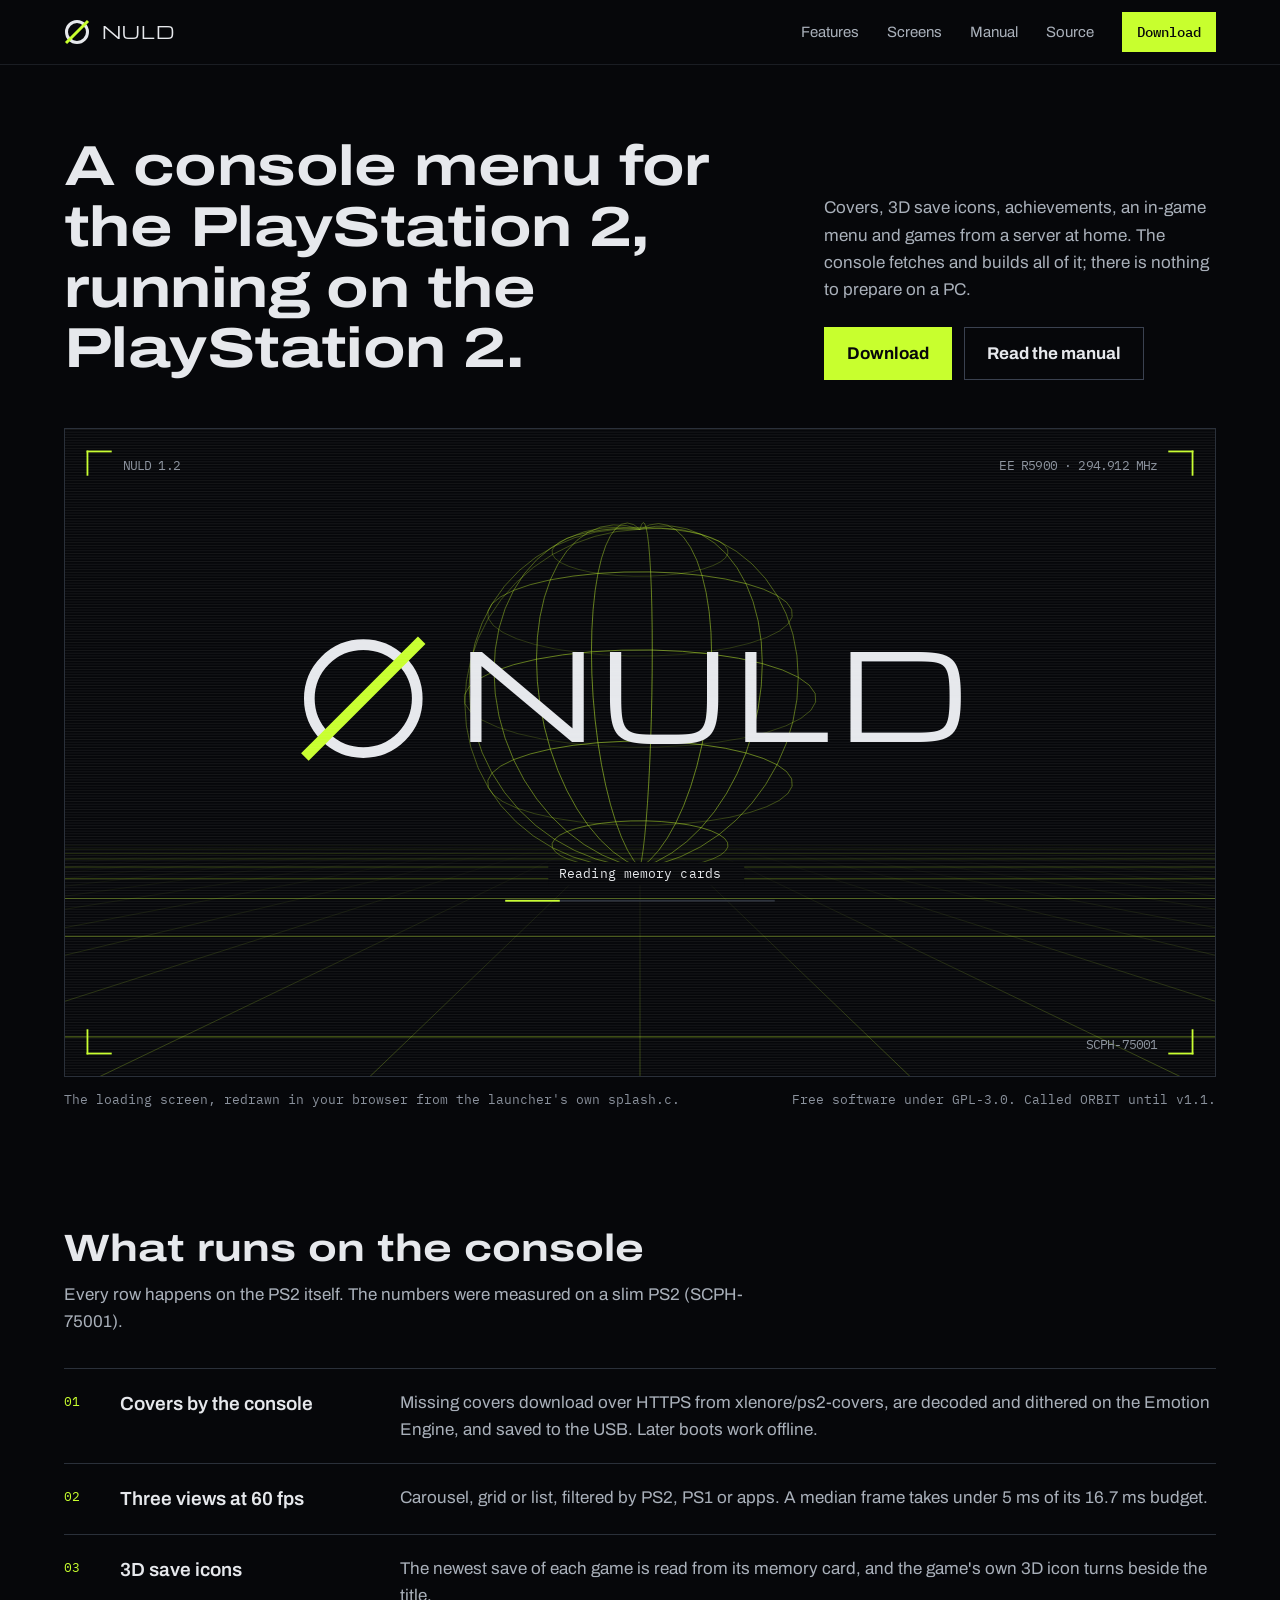
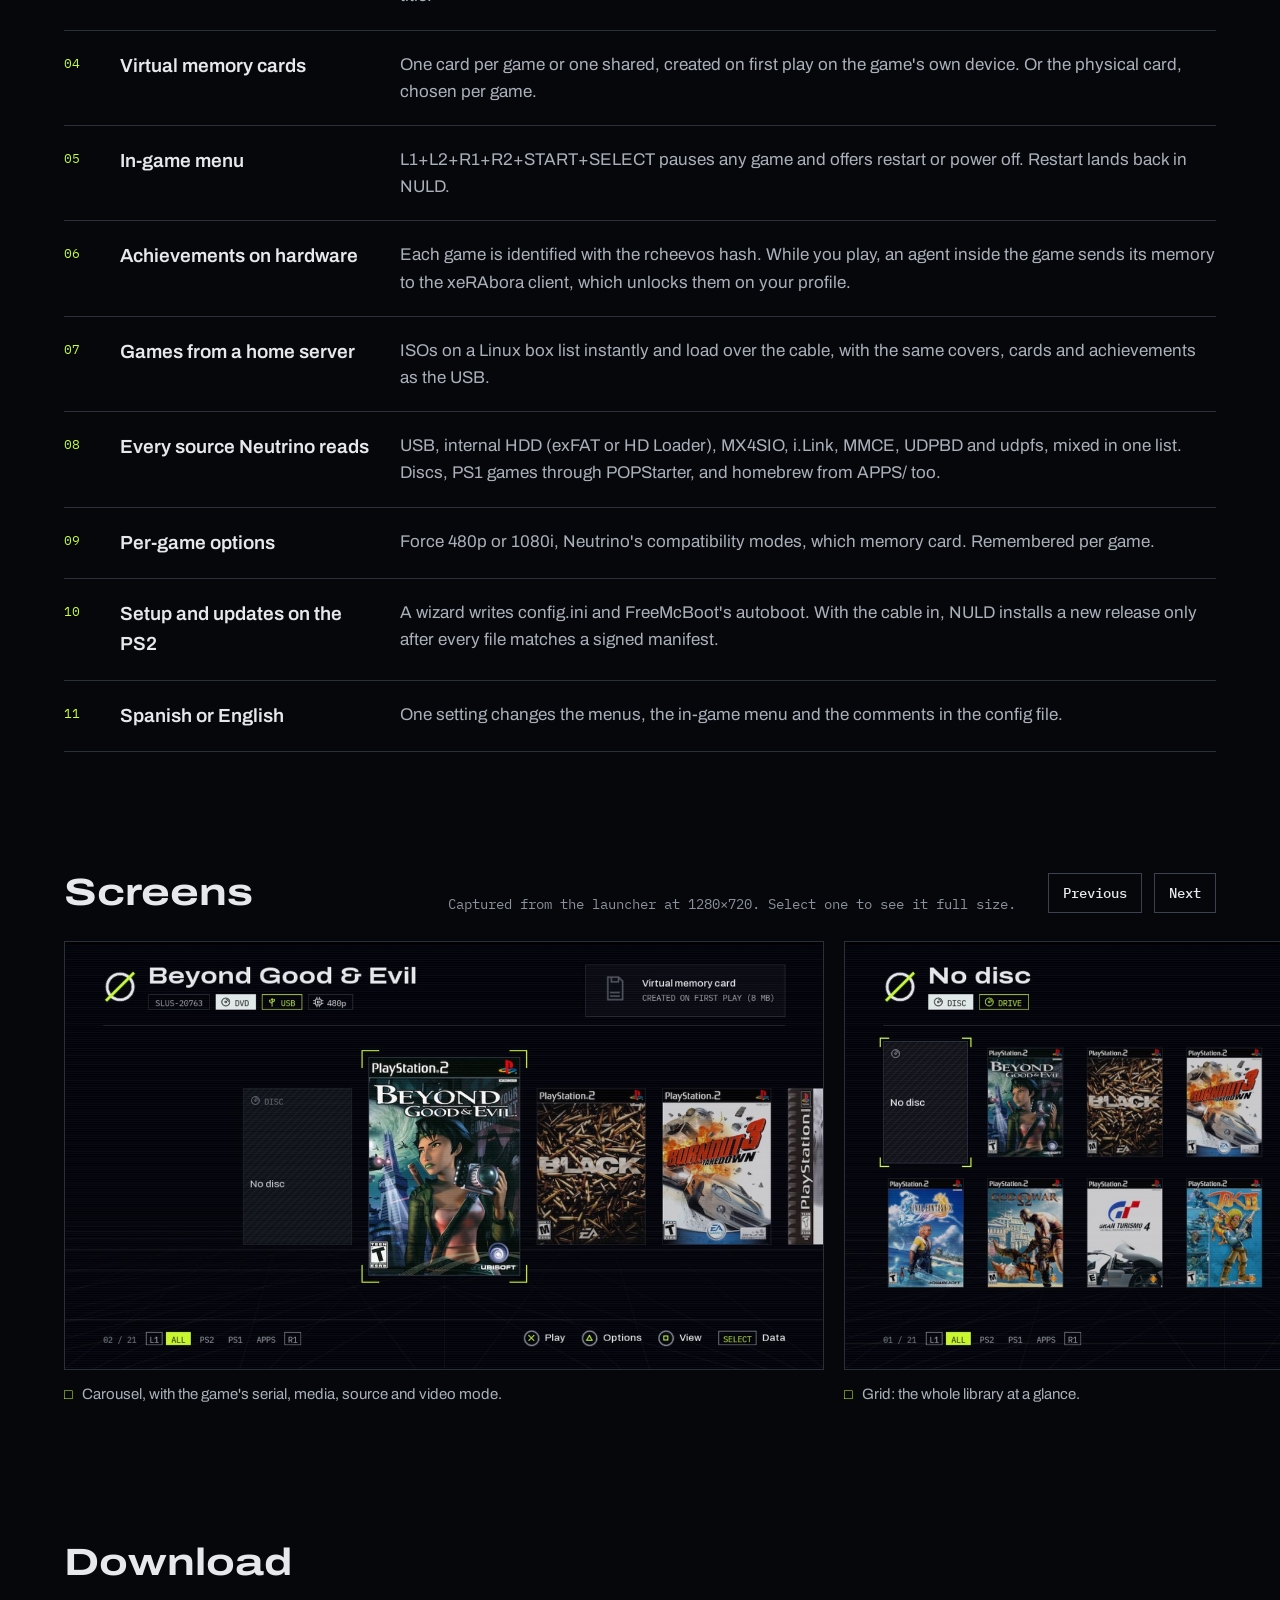
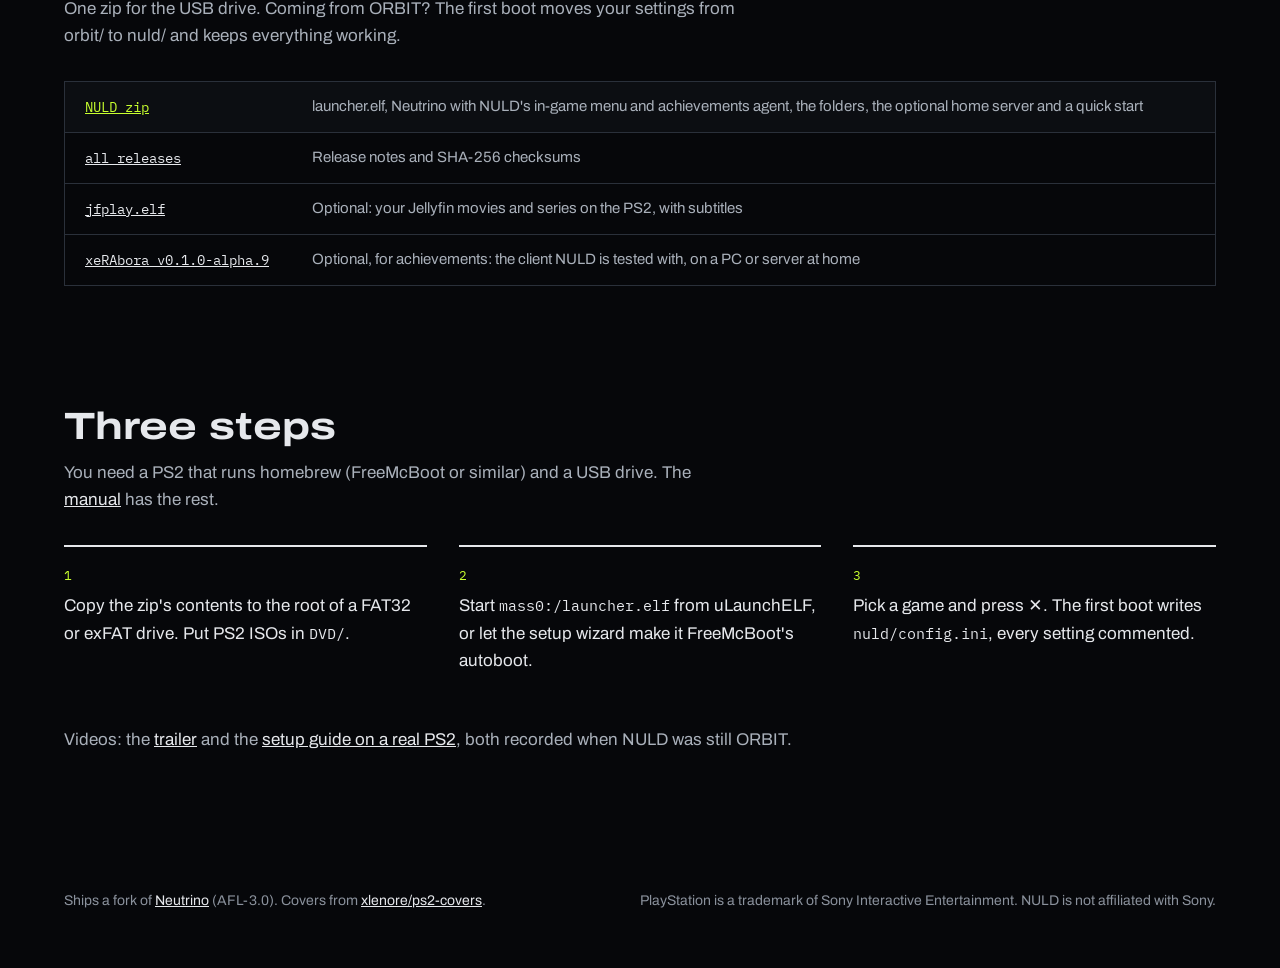
<file: site/index.html>
<!doctype html>
<html lang="en">
<head>
<meta charset="utf-8">
<meta name="viewport" content="width=device-width, initial-scale=1">
<title>NULD, a game launcher for the PlayStation 2</title>
<meta name="description" content="NULD is a game launcher that runs on a real PlayStation 2: covers downloaded by the console, 3D save icons, virtual memory cards, an in-game menu, games from a home server and RetroAchievements on hardware.">
<meta property="og:title" content="NULD, a game launcher for the PlayStation 2">
<meta property="og:description" content="Covers, 3D save icons, an in-game menu, a home game server and RetroAchievements, all running on the PS2.">
<meta property="og:image" content="https://danielnuld.github.io/nuld/img/home-carousel.jpg">
<meta name="theme-color" content="#06070A">
<link rel="preload" href="fonts/archivo.woff2" as="font" type="font/woff2" crossorigin>
<link rel="stylesheet" href="site.css">
<script src="splash.js" defer></script>
<script src="gallery.js" defer></script>
<script src="release.js" defer></script>
</head>
<body>
<nav class="nav" aria-label="Main">
  <div class="wrap">
    <a class="brand" href="./" aria-current="page">
      <svg width="26" height="26" viewBox="0 0 26 26" aria-hidden="true"><circle cx="13" cy="13" r="10.5" fill="none" stroke="#E6E8EC" stroke-width="3"/><line x1="2" y1="24" x2="24" y2="2" stroke="#C8FF2E" stroke-width="3"/></svg>
      <span>NULD</span>
    </a>
    <a href="#features">Features</a>
    <a href="#screens">Screens</a>
    <a href="manual.html">Manual</a>
    <a href="https://github.com/danielnuld/nuld">Source</a>
    <a class="btn solid small" href="https://github.com/danielnuld/nuld/releases/latest" data-zip><span data-zip-name>Download</span></a>
  </div>
</nav>

<main>
  <header class="wrap hero">
    <div class="hero-top">
      <h1>A console menu for the PlayStation&nbsp;2, running on the PlayStation&nbsp;2.</h1>
      <div>
        <p>Covers, 3D save icons, achievements, an in-game menu and games from a server at home. The console fetches and builds all of it; there is nothing to prepare on a PC.</p>
        <div class="btns">
          <a class="btn solid" href="https://github.com/danielnuld/nuld/releases/latest" data-zip data-version="Download v{v}">Download</a>
          <a class="btn" href="manual.html">Read the manual</a>
        </div>
      </div>
    </div>
    <figure style="margin: 0">
      <div class="screen">
        <canvas data-nuld-splash data-version="1.2" role="img" aria-label="NULD's loading screen, animated as on the console: a wire sphere over a perspective floor and the four logo variants taking turns with a glitch cut"></canvas>
      </div>
      <figcaption class="caption">
        <span>The loading screen, redrawn in your browser from the launcher's own splash.c.</span>
        <span>Free software under GPL-3.0. Called ORBIT until v1.1.</span>
      </figcaption>
    </figure>
  </header>

  <section id="features" class="wrap">
    <h2>What runs on the console</h2>
    <p class="lead">Every row happens on the PS2 itself. The numbers were measured on a slim PS2 (SCPH-75001).</p>
    <div class="scroll">
      <table class="rules">
        <tbody>
          <tr><td class="n">01</td><td class="name">Covers by the console</td><td class="text">Missing covers download over HTTPS from xlenore/ps2-covers, are decoded and dithered on the Emotion Engine, and saved to the USB. Later boots work offline.</td></tr>
          <tr><td class="n">02</td><td class="name">Three views at 60 fps</td><td class="text">Carousel, grid or list, filtered by PS2, PS1 or apps. A median frame takes under 5 ms of its 16.7 ms budget.</td></tr>
          <tr><td class="n">03</td><td class="name">3D save icons</td><td class="text">The newest save of each game is read from its memory card, and the game's own 3D icon turns beside the title.</td></tr>
          <tr><td class="n">04</td><td class="name">Virtual memory cards</td><td class="text">One card per game or one shared, created on first play on the game's own device. Or the physical card, chosen per game.</td></tr>
          <tr><td class="n">05</td><td class="name">In-game menu</td><td class="text">L1+L2+R1+R2+START+SELECT pauses any game and offers restart or power off. Restart lands back in NULD.</td></tr>
          <tr><td class="n">06</td><td class="name">Achievements on hardware</td><td class="text">Each game is identified with the rcheevos hash. While you play, an agent inside the game sends its memory to the xeRAbora client, which unlocks them on your profile.</td></tr>
          <tr><td class="n">07</td><td class="name">Games from a home server</td><td class="text">ISOs on a Linux box list instantly and load over the cable, with the same covers, cards and achievements as the USB.</td></tr>
          <tr><td class="n">08</td><td class="name">Every source Neutrino reads</td><td class="text">USB, internal HDD (exFAT or HD Loader), MX4SIO, i.Link, MMCE, UDPBD and udpfs, mixed in one list. Discs, PS1 games through POPStarter, and homebrew from APPS/ too.</td></tr>
          <tr><td class="n">09</td><td class="name">Per-game options</td><td class="text">Force 480p or 1080i, Neutrino's compatibility modes, which memory card. Remembered per game.</td></tr>
          <tr><td class="n">10</td><td class="name">Setup and updates on the PS2</td><td class="text">A wizard writes config.ini and FreeMcBoot's autoboot. With the cable in, NULD installs a new release only after every file matches a signed manifest.</td></tr>
          <tr><td class="n">11</td><td class="name">Spanish or English</td><td class="text">One setting changes the menus, the in-game menu and the comments in the config file.</td></tr>
        </tbody>
      </table>
    </div>
  </section>

  <section id="screens">
    <div class="wrap gallery-head">
      <h2>Screens</h2>
      <span class="count">Captured from the launcher at 1280×720. Select one to see it full size.</span>
      <div class="btns">
        <button class="btn small" type="button" data-strip-step="-1" aria-label="Previous screens">Previous</button>
        <button class="btn small" type="button" data-strip-step="1" aria-label="Next screens">Next</button>
      </div>
    </div>
    <div class="strip" data-strip tabindex="0" aria-label="Screenshots, scrolls sideways">
      <figure><button type="button"><img src="img/home-carousel.jpg" alt="Carousel view: Beyond Good and Evil selected, with its serial, media, source and video mode tags" width="1280" height="720" loading="lazy"></button><figcaption><span class="mono">□</span>Carousel, with the game's serial, media, source and video mode.</figcaption></figure>
      <figure><button type="button"><img src="img/home-grid.jpg" alt="Grid view: fourteen PS2 covers, the selected one framed by acid corners" width="1280" height="720" loading="lazy"></button><figcaption><span class="mono">□</span>Grid: the whole library at a glance.</figcaption></figure>
      <figure><button type="button"><img src="img/home-list.jpg" alt="List view: titles and serials on the left, the selected cover on the right" width="1280" height="720" loading="lazy"></button><figcaption><span class="mono">□</span>List, with the cover beside it.</figcaption></figure>
      <figure><button type="button"><img src="img/save-icon.jpg" alt="God of War selected: the saves card shows 1 save on memory card 1 with its 3D icon" width="1280" height="720" loading="lazy"></button><figcaption><span class="mono">mc1</span>The newest save on the memory card, with its 3D icon turning on the card.</figcaption></figure>
      <figure><button type="button"><img src="img/achievements-tag.jpg" alt="Black selected, with an Achievements 56 tag next to its serial, media, source and video tags" width="1280" height="720" loading="lazy"></button><figcaption><span class="mono">ra</span>Black has a set: 56 achievements, found by the game's rcheevos hash.</figcaption></figure>
      <figure><button type="button"><img src="img/achievements.jpg" alt="Achievements panel for Black: 0 of 56, 0 of 600 points, each achievement with its points" width="1280" height="720" loading="lazy"></button><figcaption><span class="mono">○</span>The achievements and your progress, from the xeRAbora client at home.</figcaption></figure>
      <figure><button type="button"><img src="img/options.jpg" alt="Per-game options panel: video mode, video compatibility, memory card and Neutrino's compatibility modes" width="1280" height="720" loading="lazy"></button><figcaption><span class="mono">△</span>Per-game options: video mode, compatibility and memory card.</figcaption></figure>
      <figure><button type="button"><img src="img/setup.jpg" alt="Setup wizard in Spanish: language, game sources, memory card, video, network, boot stub and FreeMcBoot" width="1280" height="720" loading="lazy"></button><figcaption><span class="mono">start</span>The setup wizard, here in Spanish, writes config.ini and FreeMcBoot's autoboot.</figcaption></figure>
      <figure><button type="button"><img src="img/splash-wordmark.jpg" alt="Loading screen caught in a glitch cut: the NULD// wordmark split into shifted bands" width="1280" height="720" loading="lazy"></button><figcaption><span class="mono">boot</span>The console's loading screen, caught in a glitch cut.</figcaption></figure>
    </div>
  </section>

  <section id="download" class="wrap">
    <h2>Download</h2>
    <p class="lead">One zip for the USB drive. Coming from ORBIT? The first boot moves your settings from orbit/ to nuld/ and keeps everything working.</p>
    <div class="scroll">
      <table class="files">
        <tbody>
          <tr><td><a class="acid" href="https://github.com/danielnuld/nuld/releases/latest" data-zip><span data-zip-name>NULD zip</span></a></td><td>launcher.elf, Neutrino with NULD's in-game menu and achievements agent, the folders, the optional home server and a quick start</td><td data-zip-size></td></tr>
          <tr><td><a href="https://github.com/danielnuld/nuld/releases">all releases</a></td><td>Release notes and SHA-256 checksums</td><td></td></tr>
          <tr><td><a href="https://github.com/danielnuld/nuld-jellyfin/releases">jfplay.elf</a></td><td>Optional: your Jellyfin movies and series on the PS2, with subtitles</td><td></td></tr>
          <tr><td><a href="https://github.com/hacan359/xerabora/releases/tag/v0.1.0-alpha.9">xeRAbora v0.1.0-alpha.9</a></td><td>Optional, for achievements: the client NULD is tested with, on a PC or server at home</td><td></td></tr>
        </tbody>
      </table>
    </div>
  </section>

  <section id="start" class="wrap">
    <h2>Three steps</h2>
    <p class="lead">You need a PS2 that runs homebrew (FreeMcBoot or similar) and a USB drive. The <a href="manual.html">manual</a> has the rest.</p>
    <ol class="steps">
      <li>Copy the zip's contents to the root of a FAT32 or exFAT drive. Put PS2 ISOs in <code>DVD/</code>.</li>
      <li>Start <code>mass0:/launcher.elf</code> from uLaunchELF, or let the setup wizard make it FreeMcBoot's autoboot.</li>
      <li>Pick a game and press ✕. The first boot writes <code>nuld/config.ini</code>, every setting commented.</li>
    </ol>
    <p class="dim" style="margin-top: 32px">Videos: the <a href="https://youtu.be/w4V8aKWTCJw">trailer</a> and the <a href="https://youtu.be/eqTNBGMIEXo">setup guide on a real PS2</a>, both recorded when NULD was still ORBIT.</p>
  </section>
</main>

<footer class="wrap site">
  <span>Ships a fork of <a href="https://github.com/rickgaiser/neutrino">Neutrino</a> (AFL-3.0). Covers from <a href="https://github.com/xlenore/ps2-covers">xlenore/ps2-covers</a>.</span>
  <span>PlayStation is a trademark of Sony Interactive Entertainment. NULD is not affiliated with Sony.</span>
</footer>

<dialog class="viewer" data-viewer aria-label="Screenshot viewer">
  <header><span class="count" data-count></span><button class="btn small" type="button" data-close>Close</button></header>
  <div class="stage"><img alt=""></div>
  <footer><p data-cap></p><button class="btn small" type="button" data-go="-1">Previous</button><button class="btn small" type="button" data-go="1">Next</button></footer>
</dialog>
</body>
</html>
</file>
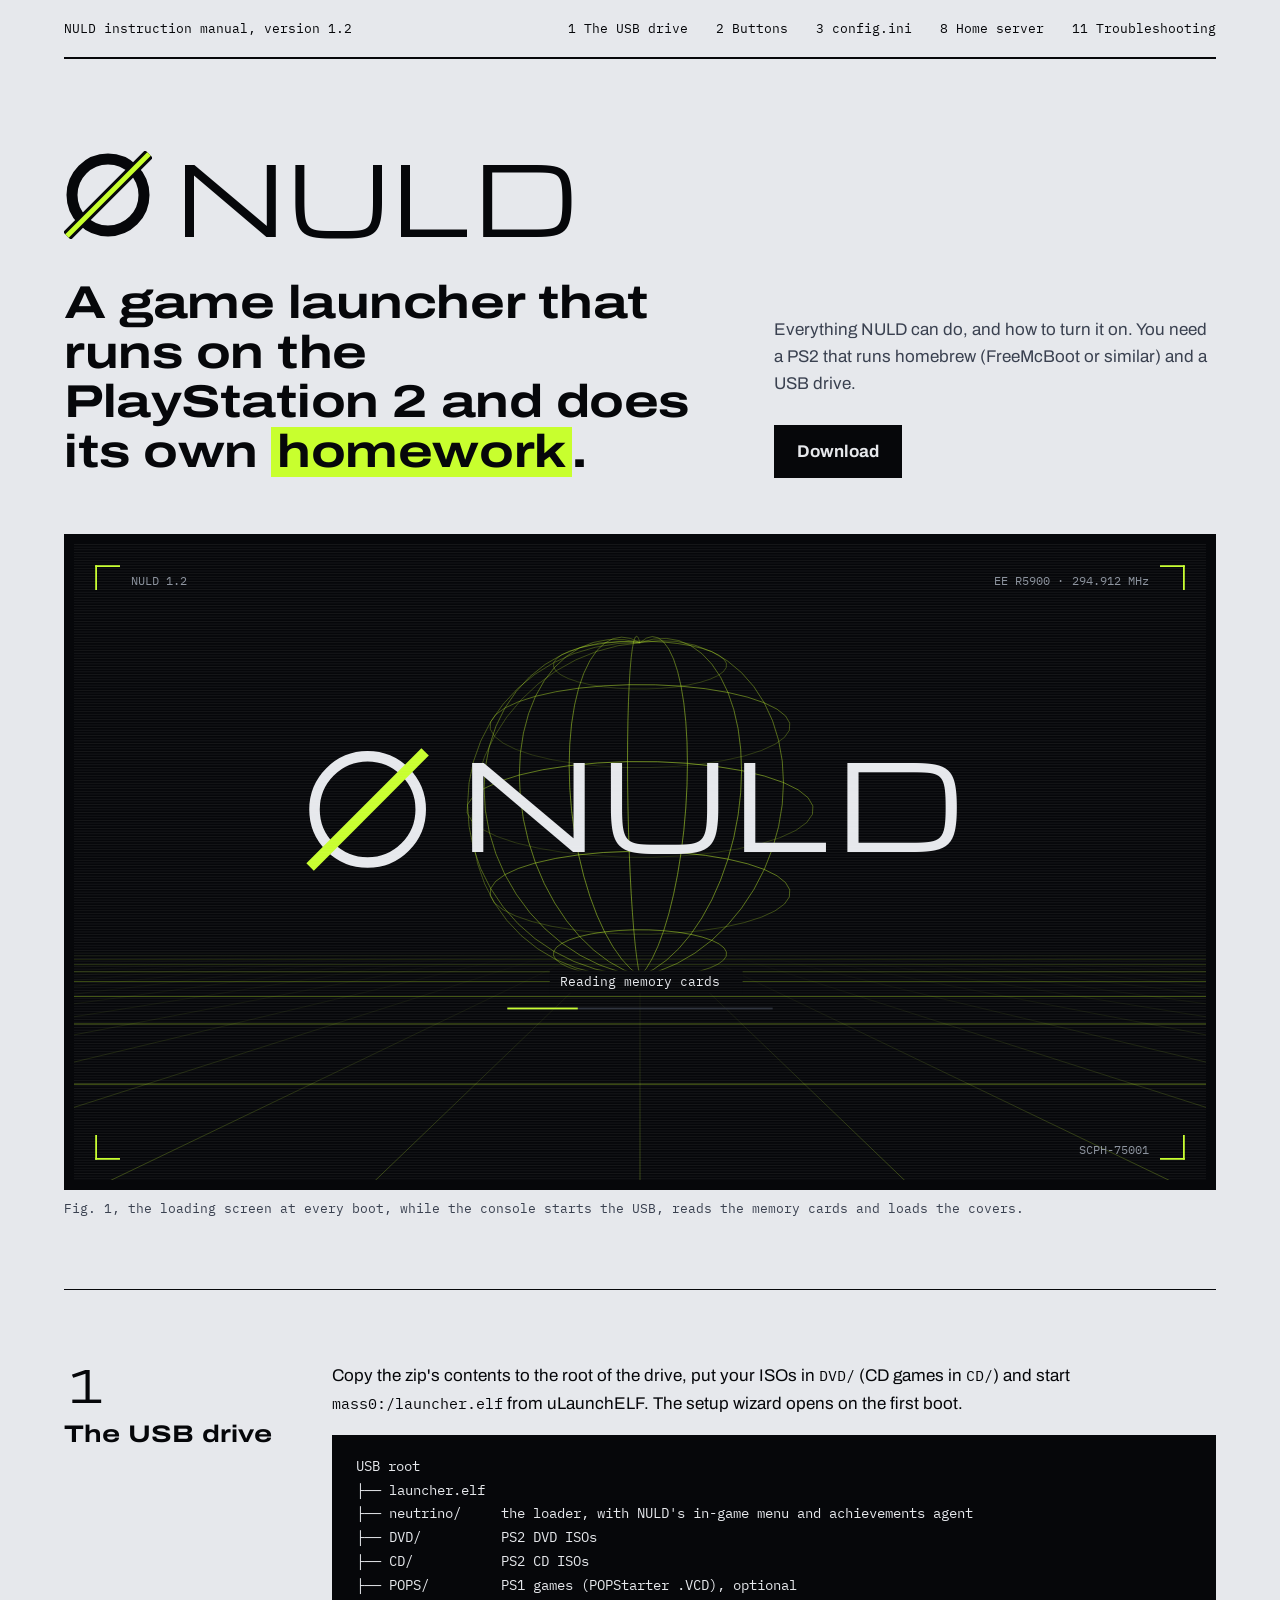
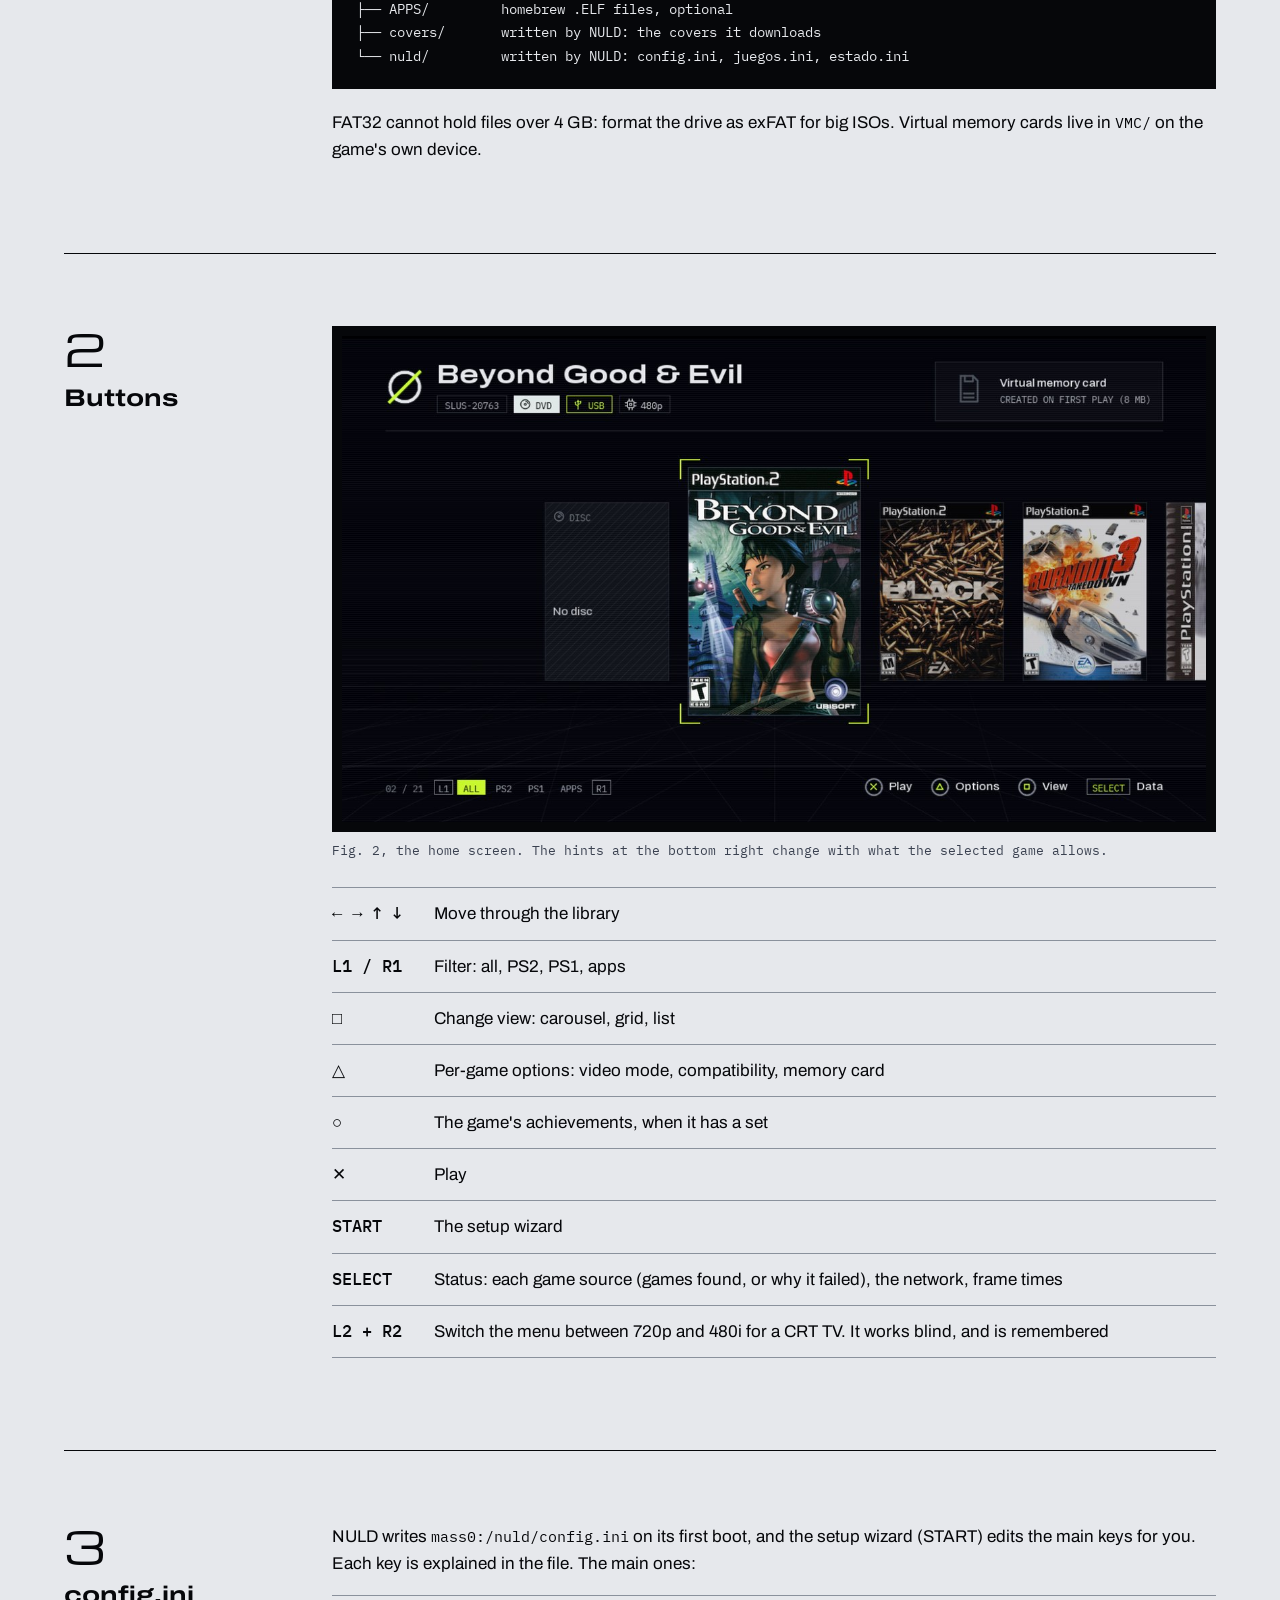
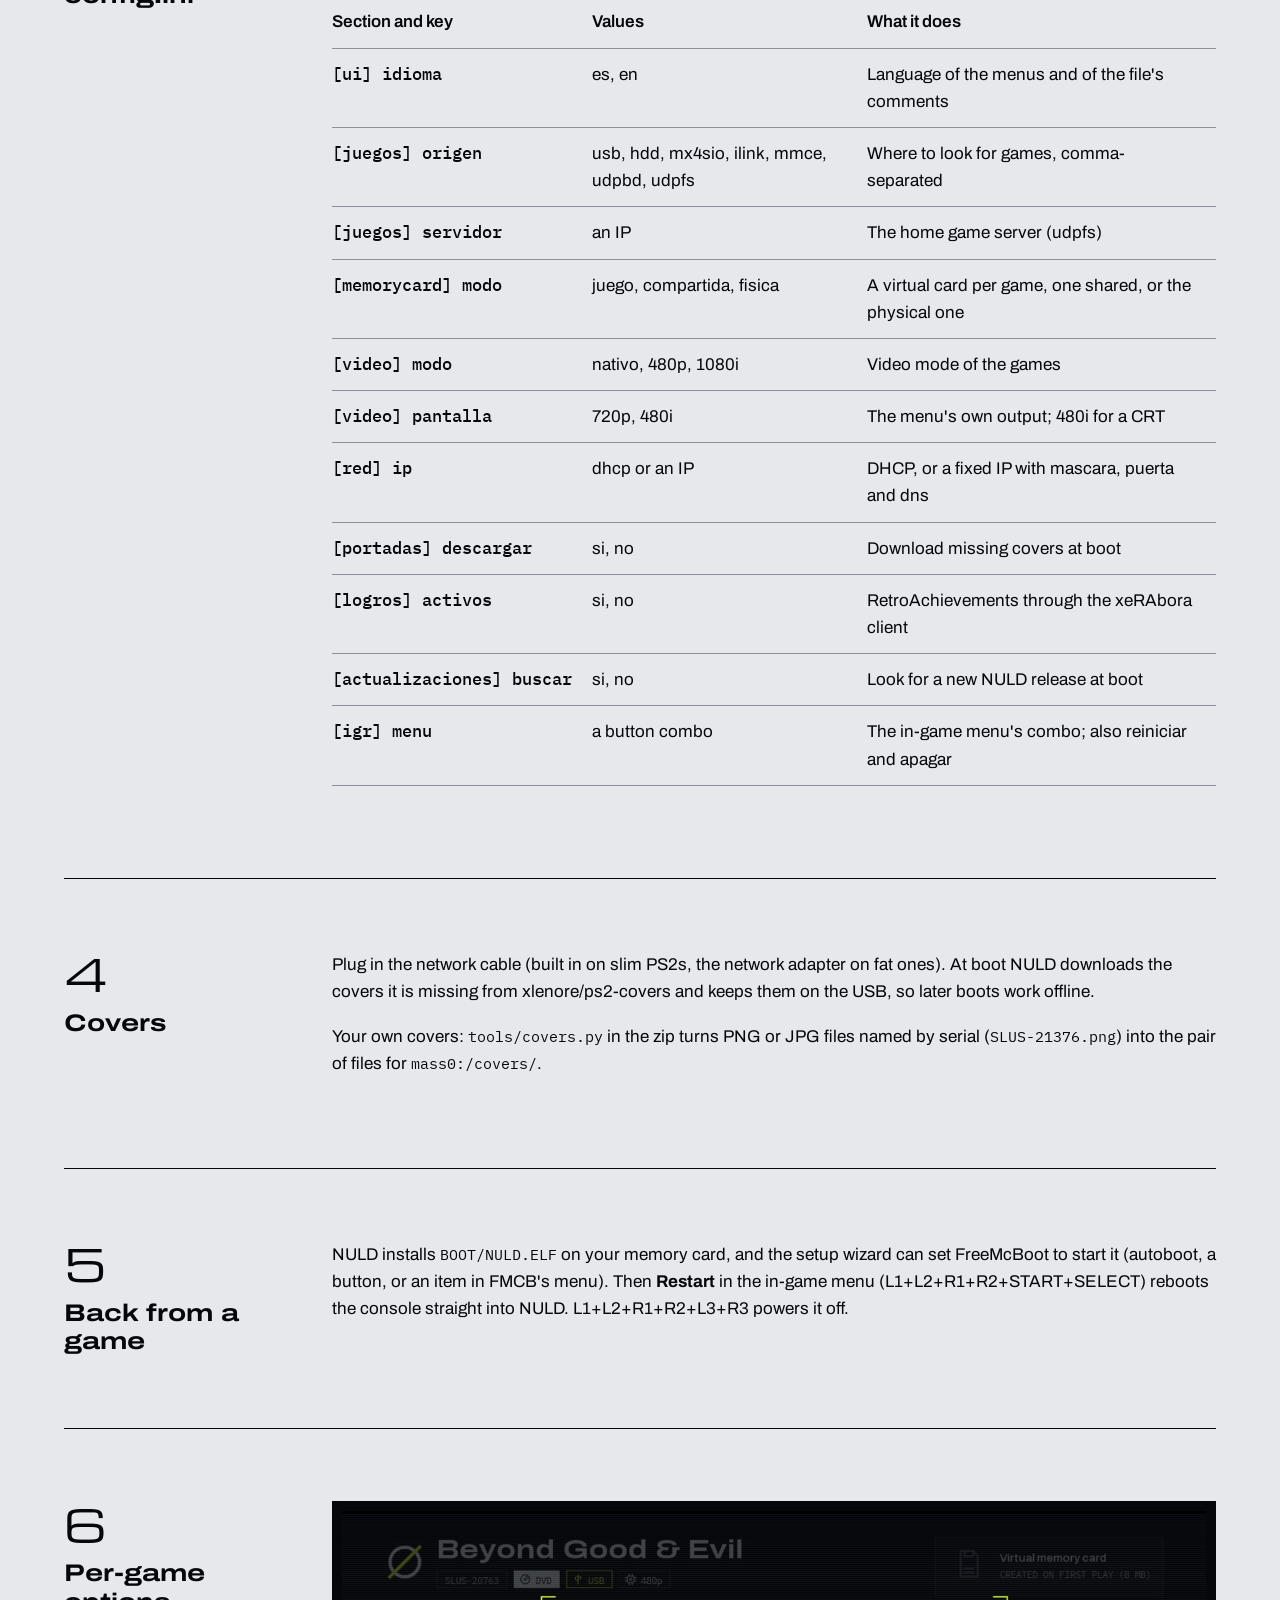
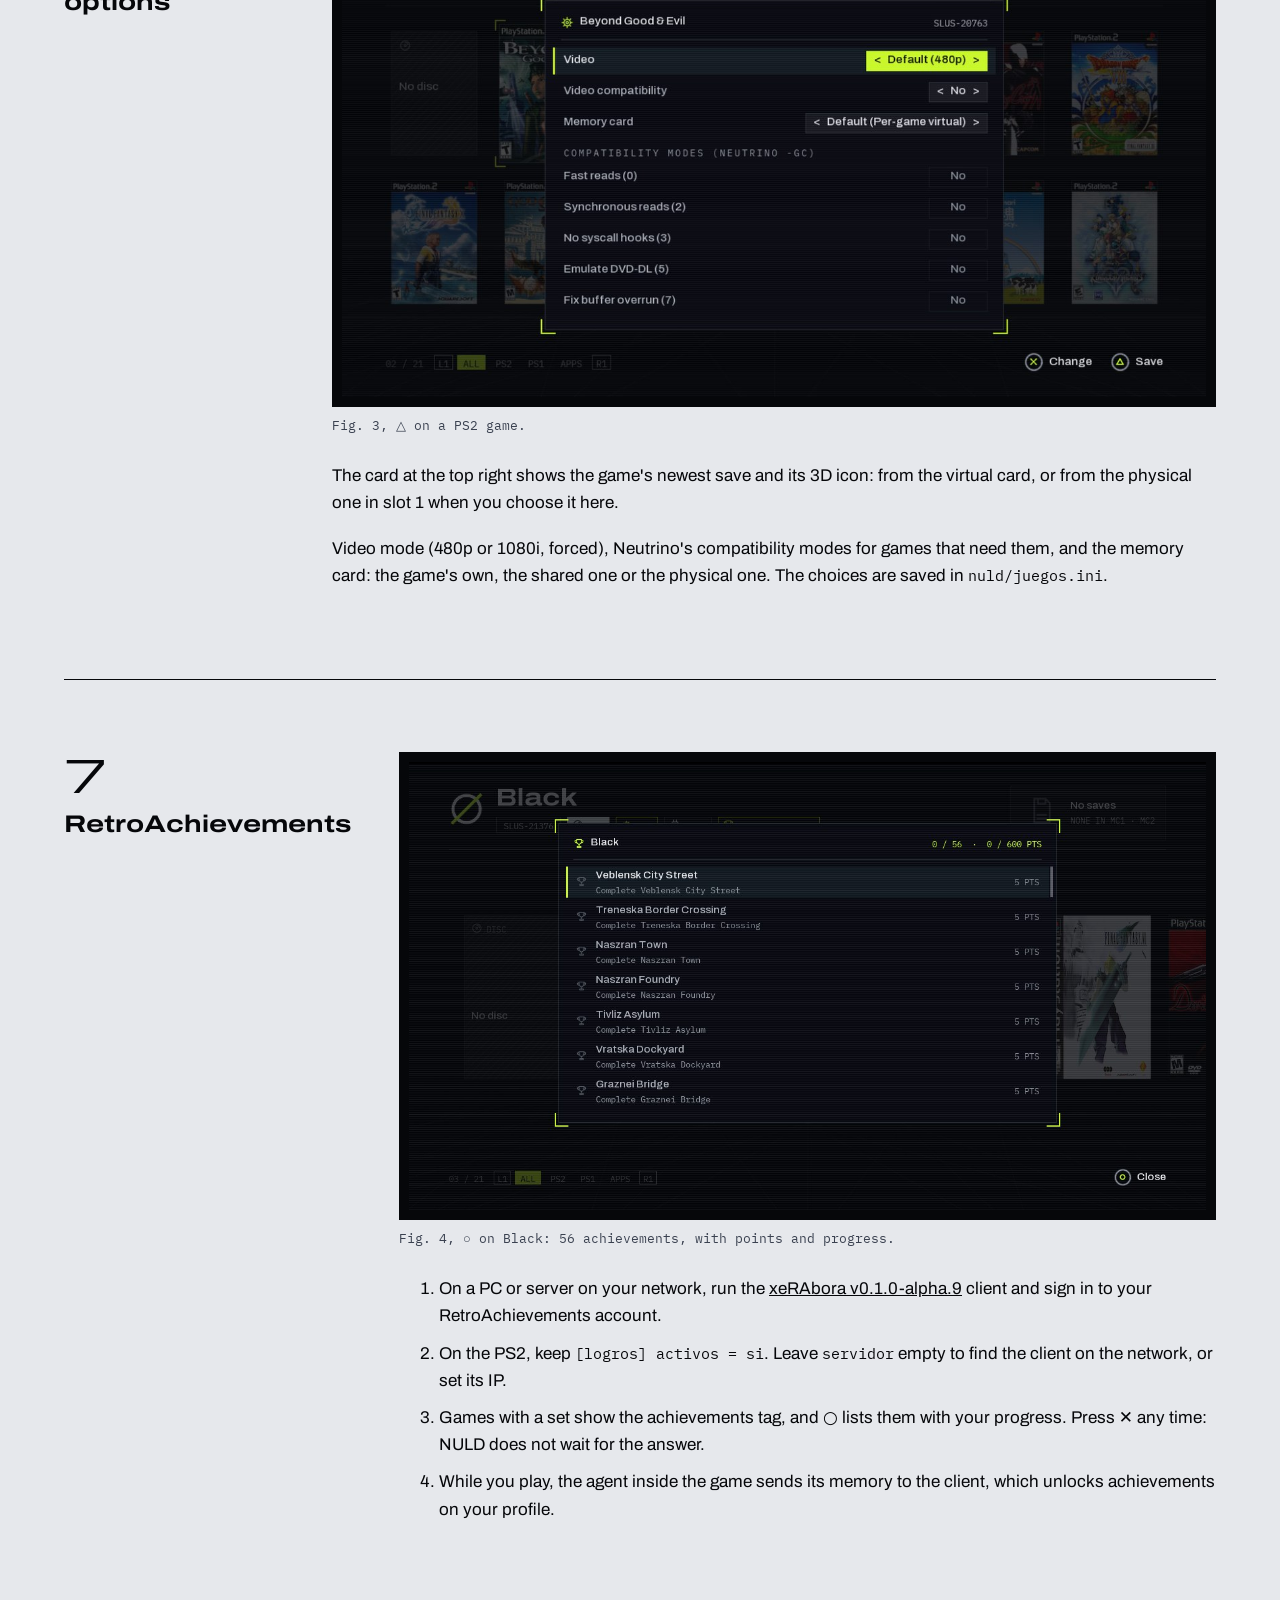
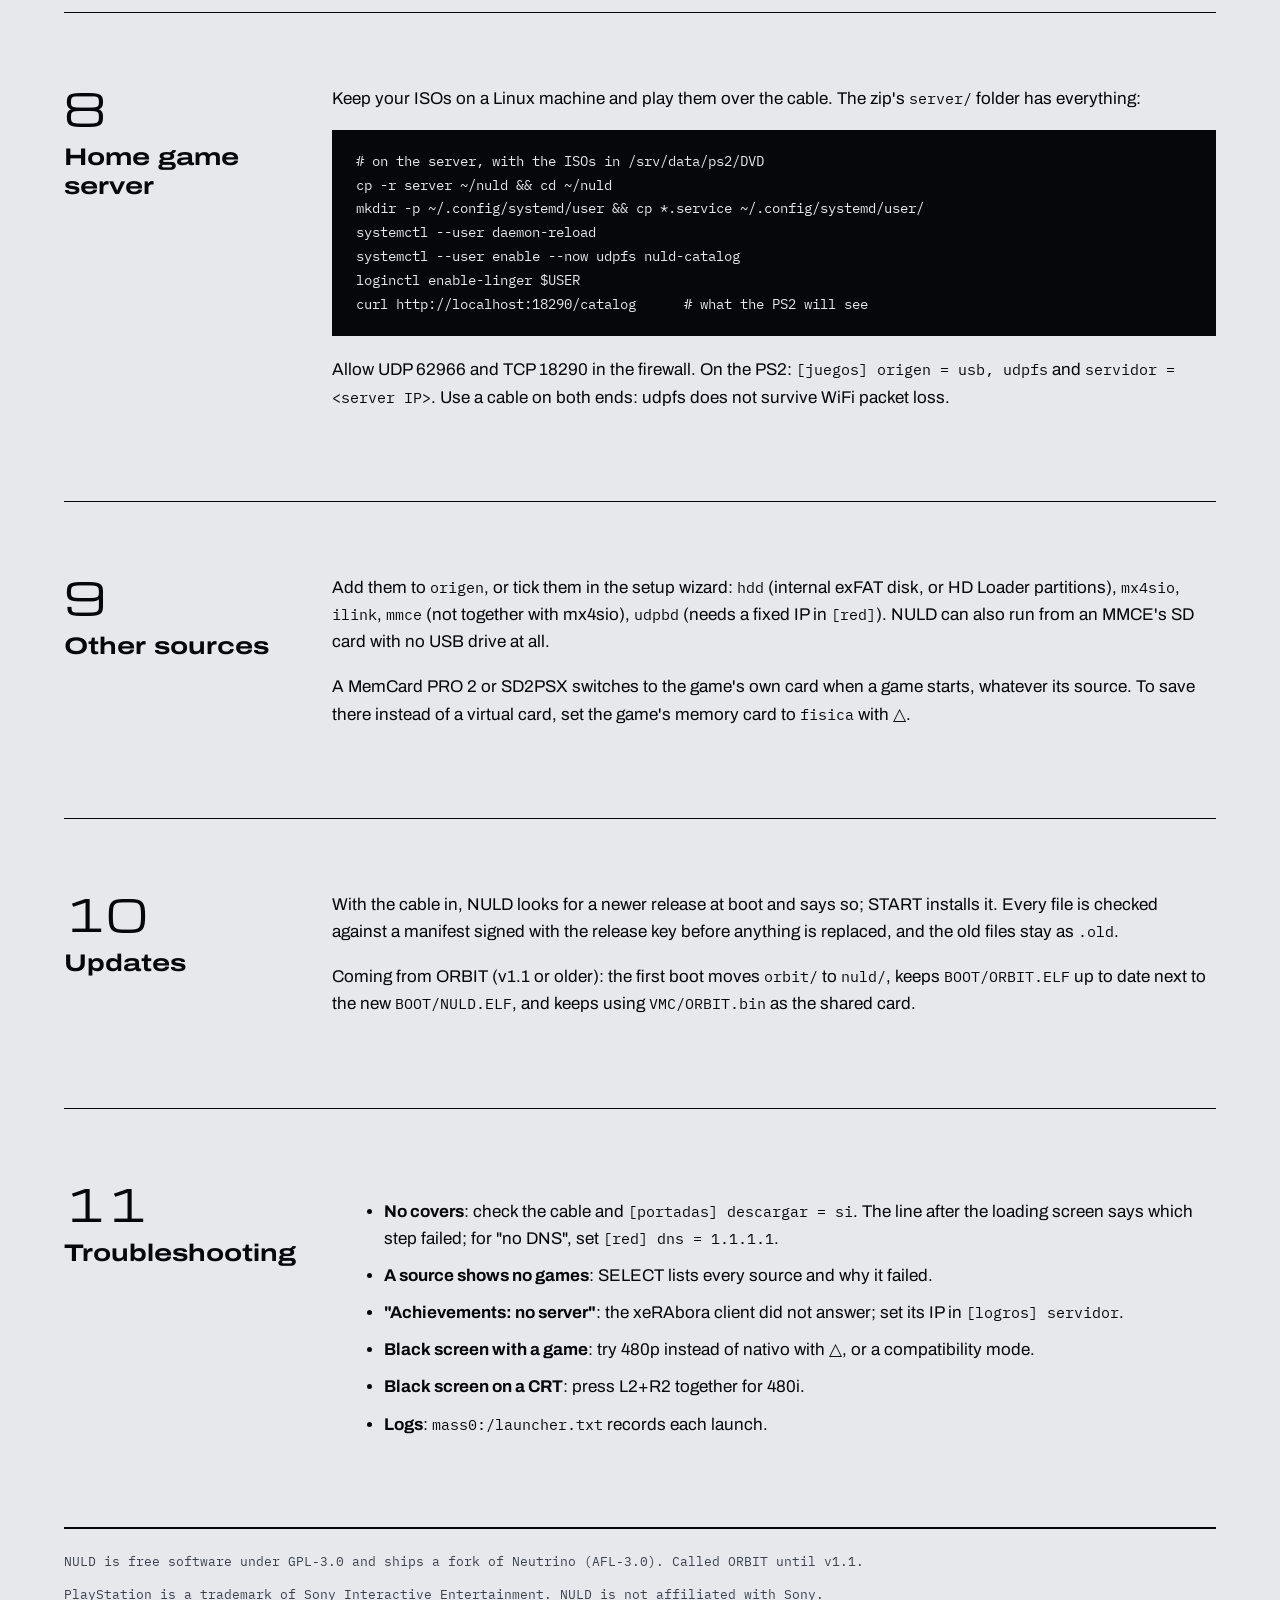
<file: site/manual.html>
<!doctype html>
<html lang="en">
<head>
<meta charset="utf-8">
<meta name="viewport" content="width=device-width, initial-scale=1">
<title>NULD manual</title>
<meta name="description" content="How to install and set up NULD, the PlayStation 2 game launcher: the USB drive, the buttons, config.ini, covers, achievements, the home game server and every game source.">
<meta name="theme-color" content="#E6E8EC">
<link rel="preload" href="fonts/archivo.woff2" as="font" type="font/woff2" crossorigin>
<link rel="stylesheet" href="site.css">
<script src="splash.js" defer></script>
<script src="release.js" defer></script>
</head>
<body class="paper">
<div class="wrap">
  <nav class="runhead" aria-label="Manual">
    <a href="./">NULD instruction manual, <span data-version="version {v}">version 1.2</span></a>
    <a href="#usb">1 The USB drive</a>
    <a href="#buttons">2 Buttons</a>
    <a href="#config">3 config.ini</a>
    <a href="#server">8 Home server</a>
    <a href="#help">11 Troubleshooting</a>
  </nav>

  <header class="cover">
    <div>
      <div class="logo">
        <svg width="88" height="88" viewBox="0 0 88 88" aria-hidden="true"><circle cx="44" cy="44" r="36" fill="none" stroke="#06070A" stroke-width="11"/><line x1="3" y1="85" x2="85" y2="3" stroke="#06070A" stroke-width="11"/><line x1="3" y1="85" x2="85" y2="3" stroke="#C8FF2E" stroke-width="5"/></svg>
        <span>NULD</span>
      </div>
      <h1>A game launcher that runs on the PlayStation&nbsp;2 and does its own <span class="mark">homework</span>.</h1>
    </div>
    <p>Everything NULD can do, and how to turn it on. You need a PS2 that runs homebrew (FreeMcBoot or similar) and a USB drive. <br><br><a class="btn ink" href="https://github.com/danielnuld/nuld/releases/latest" data-zip data-version="Download v{v}">Download</a></p>
    <figure class="fig">
      <div class="frame"><canvas data-nuld-splash data-version="1.2" role="img" aria-label="NULD's loading screen, animated: a wire sphere over a perspective floor and the four logo variants taking turns"></canvas></div>
      <figcaption>Fig. 1, the loading screen at every boot, while the console starts the USB, reads the memory cards and loads the covers.</figcaption>
    </figure>
  </header>

  <section class="chapter" id="usb">
    <header><b>1</b><h2>The USB drive</h2></header>
    <div>
      <p>Copy the zip's contents to the root of the drive, put your ISOs in <code>DVD/</code> (CD games in <code>CD/</code>) and start <code>mass0:/launcher.elf</code> from uLaunchELF. The setup wizard opens on the first boot.</p>
<pre>USB root
├── launcher.elf
├── neutrino/     the loader, with NULD's in-game menu and achievements agent
├── DVD/          PS2 DVD ISOs
├── CD/           PS2 CD ISOs
├── POPS/         PS1 games (POPStarter .VCD), optional
├── APPS/         homebrew .ELF files, optional
├── covers/       written by NULD: the covers it downloads
└── nuld/         written by NULD: config.ini, juegos.ini, estado.ini</pre>
      <p>FAT32 cannot hold files over 4 GB: format the drive as exFAT for big ISOs. Virtual memory cards live in <code>VMC/</code> on the game's own device.</p>
    </div>
  </section>

  <section class="chapter" id="buttons">
    <header><b>2</b><h2>Buttons</h2></header>
    <div>
      <figure class="fig" style="margin: 0 0 28px">
        <div class="frame"><img src="img/home-carousel.jpg" alt="Carousel view: Beyond Good and Evil selected, its tags at the top and the button hints at the bottom" width="1280" height="720" loading="lazy"></div>
        <figcaption>Fig. 2, the home screen. The hints at the bottom right change with what the selected game allows.</figcaption>
      </figure>
      <div class="scroll"><table>
        <tr><td>← → ↑ ↓</td><td>Move through the library</td></tr>
        <tr><td>L1 / R1</td><td>Filter: all, PS2, PS1, apps</td></tr>
        <tr><td>□</td><td>Change view: carousel, grid, list</td></tr>
        <tr><td>△</td><td>Per-game options: video mode, compatibility, memory card</td></tr>
        <tr><td>○</td><td>The game's achievements, when it has a set</td></tr>
        <tr><td>✕</td><td>Play</td></tr>
        <tr><td>START</td><td>The setup wizard</td></tr>
        <tr><td>SELECT</td><td>Status: each game source (games found, or why it failed), the network, frame times</td></tr>
        <tr><td>L2 + R2</td><td>Switch the menu between 720p and 480i for a CRT TV. It works blind, and is remembered</td></tr>
      </table></div>
    </div>
  </section>

  <section class="chapter" id="config">
    <header><b>3</b><h2>config.ini</h2></header>
    <div>
      <p>NULD writes <code>mass0:/nuld/config.ini</code> on its first boot, and the setup wizard (START) edits the main keys for you. Each key is explained in the file. The main ones:</p>
      <div class="scroll"><table>
        <tr><th>Section and key</th><th>Values</th><th>What it does</th></tr>
        <tr><td>[ui] idioma</td><td>es, en</td><td>Language of the menus and of the file's comments</td></tr>
        <tr><td>[juegos] origen</td><td>usb, hdd, mx4sio, ilink, mmce, udpbd, udpfs</td><td>Where to look for games, comma-separated</td></tr>
        <tr><td>[juegos] servidor</td><td>an IP</td><td>The home game server (udpfs)</td></tr>
        <tr><td>[memorycard] modo</td><td>juego, compartida, fisica</td><td>A virtual card per game, one shared, or the physical one</td></tr>
        <tr><td>[video] modo</td><td>nativo, 480p, 1080i</td><td>Video mode of the games</td></tr>
        <tr><td>[video] pantalla</td><td>720p, 480i</td><td>The menu's own output; 480i for a CRT</td></tr>
        <tr><td>[red] ip</td><td>dhcp or an IP</td><td>DHCP, or a fixed IP with mascara, puerta and dns</td></tr>
        <tr><td>[portadas] descargar</td><td>si, no</td><td>Download missing covers at boot</td></tr>
        <tr><td>[logros] activos</td><td>si, no</td><td>RetroAchievements through the xeRAbora client</td></tr>
        <tr><td>[actualizaciones] buscar</td><td>si, no</td><td>Look for a new NULD release at boot</td></tr>
        <tr><td>[igr] menu</td><td>a button combo</td><td>The in-game menu's combo; also reiniciar and apagar</td></tr>
      </table></div>
    </div>
  </section>

  <section class="chapter" id="covers">
    <header><b>4</b><h2>Covers</h2></header>
    <div>
      <p>Plug in the network cable (built in on slim PS2s, the network adapter on fat ones). At boot NULD downloads the covers it is missing from xlenore/ps2-covers and keeps them on the USB, so later boots work offline.</p>
      <p>Your own covers: <code>tools/covers.py</code> in the zip turns PNG or JPG files named by serial (<code>SLUS-21376.png</code>) into the pair of files for <code>mass0:/covers/</code>.</p>
    </div>
  </section>

  <section class="chapter" id="back">
    <header><b>5</b><h2>Back from a game</h2></header>
    <div>
      <p>NULD installs <code>BOOT/NULD.ELF</code> on your memory card, and the setup wizard can set FreeMcBoot to start it (autoboot, a button, or an item in FMCB's menu). Then <b>Restart</b> in the in-game menu (L1+L2+R1+R2+START+SELECT) reboots the console straight into NULD. L1+L2+R1+R2+L3+R3 powers it off.</p>
    </div>
  </section>

  <section class="chapter" id="options">
    <header><b>6</b><h2>Per-game options</h2></header>
    <div>
      <figure class="fig" style="margin: 0 0 28px">
        <div class="frame"><img src="img/options.jpg" alt="Per-game options panel over the dimmed home screen" width="1280" height="720" loading="lazy"></div>
        <figcaption>Fig. 3, △ on a PS2 game.</figcaption>
      </figure>
      <p>The card at the top right shows the game's newest save and its 3D icon: from the virtual card, or from the physical one in slot 1 when you choose it here.</p>
      <p>Video mode (480p or 1080i, forced), Neutrino's compatibility modes for games that need them, and the memory card: the game's own, the shared one or the physical one. The choices are saved in <code>nuld/juegos.ini</code>.</p>
    </div>
  </section>

  <section class="chapter" id="achievements">
    <header><b>7</b><h2>RetroAchievements</h2></header>
    <div>
      <figure class="fig" style="margin: 0 0 28px">
        <div class="frame"><img src="img/achievements.jpg" alt="Achievements panel for Black: 0 of 56, 0 of 600 points" width="1280" height="720" loading="lazy"></div>
        <figcaption>Fig. 4, ○ on Black: 56 achievements, with points and progress.</figcaption>
      </figure>
      <ol>
        <li>On a PC or server on your network, run the <a href="https://github.com/hacan359/xerabora/releases/tag/v0.1.0-alpha.9">xeRAbora v0.1.0-alpha.9</a> client and sign in to your RetroAchievements account.</li>
        <li>On the PS2, keep <code>[logros] activos = si</code>. Leave <code>servidor</code> empty to find the client on the network, or set its IP.</li>
        <li>Games with a set show the achievements tag, and ○ lists them with your progress. Press ✕ any time: NULD does not wait for the answer.</li>
        <li>While you play, the agent inside the game sends its memory to the client, which unlocks achievements on your profile.</li>
      </ol>
    </div>
  </section>

  <section class="chapter" id="server">
    <header><b>8</b><h2>Home game server</h2></header>
    <div>
      <p>Keep your ISOs on a Linux machine and play them over the cable. The zip's <code>server/</code> folder has everything:</p>
<pre># on the server, with the ISOs in /srv/data/ps2/DVD
cp -r server ~/nuld &amp;&amp; cd ~/nuld
mkdir -p ~/.config/systemd/user &amp;&amp; cp *.service ~/.config/systemd/user/
systemctl --user daemon-reload
systemctl --user enable --now udpfs nuld-catalog
loginctl enable-linger $USER
curl http://localhost:18290/catalog      # what the PS2 will see</pre>
      <p>Allow UDP 62966 and TCP 18290 in the firewall. On the PS2: <code>[juegos] origen = usb, udpfs</code> and <code>servidor = &lt;server IP&gt;</code>. Use a cable on both ends: udpfs does not survive WiFi packet loss.</p>
    </div>
  </section>

  <section class="chapter" id="sources">
    <header><b>9</b><h2>Other sources</h2></header>
    <div>
      <p>Add them to <code>origen</code>, or tick them in the setup wizard: <code>hdd</code> (internal exFAT disk, or HD Loader partitions), <code>mx4sio</code>, <code>ilink</code>, <code>mmce</code> (not together with mx4sio), <code>udpbd</code> (needs a fixed IP in <code>[red]</code>). NULD can also run from an MMCE's SD card with no USB drive at all.</p>
      <p>A MemCard PRO 2 or SD2PSX switches to the game's own card when a game starts, whatever its source. To save there instead of a virtual card, set the game's memory card to <code>fisica</code> with △.</p>
    </div>
  </section>

  <section class="chapter" id="updates">
    <header><b>10</b><h2>Updates</h2></header>
    <div>
      <p>With the cable in, NULD looks for a newer release at boot and says so; START installs it. Every file is checked against a manifest signed with the release key before anything is replaced, and the old files stay as <code>.old</code>.</p>
      <p>Coming from ORBIT (v1.1 or older): the first boot moves <code>orbit/</code> to <code>nuld/</code>, keeps <code>BOOT/ORBIT.ELF</code> up to date next to the new <code>BOOT/NULD.ELF</code>, and keeps using <code>VMC/ORBIT.bin</code> as the shared card.</p>
    </div>
  </section>

  <section class="chapter" id="help" style="border-bottom: 0">
    <header><b>11</b><h2>Troubleshooting</h2></header>
    <div>
      <ul>
        <li><b>No covers</b>: check the cable and <code>[portadas] descargar = si</code>. The line after the loading screen says which step failed; for "no DNS", set <code>[red] dns = 1.1.1.1</code>.</li>
        <li><b>A source shows no games</b>: SELECT lists every source and why it failed.</li>
        <li><b>"Achievements: no server"</b>: the xeRAbora client did not answer; set its IP in <code>[logros] servidor</code>.</li>
        <li><b>Black screen with a game</b>: try 480p instead of nativo with △, or a compatibility mode.</li>
        <li><b>Black screen on a CRT</b>: press L2+R2 together for 480i.</li>
        <li><b>Logs</b>: <code>mass0:/launcher.txt</code> records each launch.</li>
      </ul>
    </div>
  </section>

  <footer class="site">
    <span>NULD is free software under GPL-3.0 and ships a fork of Neutrino (AFL-3.0). Called ORBIT until v1.1.</span>
    <span>PlayStation is a trademark of Sony Interactive Entertainment. NULD is not affiliated with Sony.</span>
  </footer>
</div>
</body>
</html>
</file>
<file: site/site.css>
/* NULD website: the launcher's palette and type (the canvas "NULD — identidad"). Fonts are served from fonts/
   (SIL OFL 1.1, licences beside them), nothing is loaded from other sites but GitHub's API (release.js). */
@font-face { font-family: Archivo; src: url(fonts/archivo.woff2) format("woff2"); font-weight: 400 800; font-stretch: 100% 125%; font-display: swap; }
@font-face { font-family: "IBM Plex Mono"; src: url(fonts/ibm-plex-mono-400.woff2) format("woff2"); font-weight: 400; font-display: swap; }
@font-face { font-family: "IBM Plex Mono"; src: url(fonts/ibm-plex-mono-500.woff2) format("woff2"); font-weight: 500; font-display: swap; }
@font-face { font-family: Michroma; src: url(fonts/michroma.woff2) format("woff2"); font-display: swap; }

:root {
  --bg: #06070A; --panel: #0C0E12; --steel: #1A1D23; --edge: #2A303A; --edge2: #3A4150;
  --mist: #8A919C; --text2: #A9B0BA; --fg: #E6E8EC; --acid: #C8FF2E;
  --mono: "IBM Plex Mono", ui-monospace, monospace;
}
* { box-sizing: border-box; }
html { scroll-behavior: smooth; }
body { margin: 0; background: var(--bg); color: var(--fg); font: 17px/1.6 Archivo, system-ui, sans-serif; }
a { color: var(--fg); }
a:hover { color: var(--acid); }
:focus-visible { outline: 2px solid var(--acid); outline-offset: 3px; }
img { max-width: 100%; height: auto; }
code { font-family: var(--mono); font-size: .9em; }
.wrap { max-width: 1200px; margin: 0 auto; padding-inline: 24px; }
.mono { font-family: var(--mono); }
.dim { color: var(--text2); }
.mist { color: var(--mist); }
.acid { color: var(--acid); }

/* nav */
.nav { border-bottom: 1px solid var(--steel); }
.nav .wrap { display: flex; flex-wrap: wrap; align-items: center; gap: 0 28px; min-height: 64px; }
.brand { display: flex; align-items: center; gap: 12px; text-decoration: none; margin-right: auto; padding: 12px 0; }
.brand span { font-family: Michroma, sans-serif; font-size: 17px; letter-spacing: .06em; }
.nav a:not(.brand):not(.btn) { color: var(--text2); text-decoration: none; font-size: 15px; padding: 12px 0; }
.nav a:not(.brand):not(.btn):hover, .nav a[aria-current] { color: var(--fg); }

/* buttons */
.btn { display: inline-flex; align-items: center; min-height: 48px; padding: 12px 22px; text-decoration: none; font-weight: 700; border: 1px solid var(--edge2); color: var(--fg); }
button.btn { background: none; font-family: inherit; cursor: pointer; }
.btn.small { font-weight: 500; }
.btn.solid { background: var(--acid); border-color: var(--acid); color: var(--bg); }
.btn.solid:hover { color: var(--bg); background: #d8ff66; }
.btn.small { min-height: 40px; padding: 8px 14px; font: 500 14px var(--mono); }
.btns { display: flex; flex-wrap: wrap; gap: 12px; }

/* type */
h1, h2, h3 { font-stretch: 125%; line-height: 1.08; }
h1 { margin: 0; font-weight: 700; font-size: clamp(34px, 4.4vw, 58px); letter-spacing: -.01em; }
h2 { margin: 0 0 12px; font-weight: 700; font-size: clamp(30px, 3vw, 38px); }
section { padding-top: 120px; }
.lead { margin: 0 0 32px; color: var(--text2); max-width: 680px; }

/* hero */
.hero { padding-top: 72px; }
.hero-top { display: flex; flex-wrap: wrap; gap: 28px 56px; align-items: flex-end; margin-bottom: 48px; }
.hero-top h1 { flex: 2 1 560px; }
.hero-top > div { flex: 1 1 320px; }
.hero-top p { margin: 0 0 24px; color: var(--text2); }
.screen { border: 1px solid var(--edge); background: var(--bg); }
.screen canvas { display: block; width: 100%; aspect-ratio: 16 / 9; }
.caption { display: flex; flex-wrap: wrap; gap: 8px 32px; padding-top: 14px; font: 13px var(--mono); color: var(--mist); }
.caption > :first-child { margin-right: auto; }

/* ruled table */
.rules { width: 100%; border-collapse: collapse; }
.scroll { overflow-x: auto; }
.rules td, .rules th { border-top: 1px solid var(--edge); padding: 20px 24px 20px 0; vertical-align: top; text-align: left; }
.rules tr:last-child td { border-bottom: 1px solid var(--edge); }
.rules .n { width: 56px; font: 13px var(--mono); color: var(--acid); padding-top: 24px; }
.rules .name { width: 280px; font-weight: 600; font-size: 19px; }
.rules .text { color: var(--text2); padding-right: 0; }

/* gallery: a scroll-snap strip with buttons, and a full-screen viewer */
.gallery-head { display: flex; flex-wrap: wrap; align-items: flex-end; gap: 16px 32px; margin-bottom: 28px; }
.gallery-head h2 { margin: 0; margin-right: auto; }
.strip { display: grid; grid-auto-flow: column; grid-auto-columns: min(78%, 760px); gap: 20px; overflow-x: auto;
  scroll-snap-type: x mandatory; --edge-pad: max(24px, calc((100vw - 1200px) / 2 + 24px));
  scroll-padding-inline: var(--edge-pad); padding: 0 var(--edge-pad) 16px; scrollbar-color: var(--edge2) transparent; }
.strip figure { margin: 0; scroll-snap-align: start; }
.strip button { display: block; width: 100%; padding: 0; border: 1px solid var(--edge); background: none; cursor: zoom-in; }
.strip img { display: block; width: 100%; aspect-ratio: 16 / 9; object-fit: cover; }
.strip figcaption { padding-top: 12px; font-size: 15px; color: var(--text2); }
.strip figcaption .mono { color: var(--acid); margin-right: 10px; font-size: 14px; }
.count { font: 14px var(--mono); color: var(--mist); }
.viewer { width: 100vw; height: 100vh; max-width: none; max-height: none; margin: 0; padding: 0; border: 0; background: rgba(6, 7, 10, .96); color: var(--fg); }
.viewer::backdrop { background: rgba(0, 0, 0, .7); }
.viewer[open] { display: grid; grid-template-rows: auto 1fr auto; }
.viewer header, .viewer footer { display: flex; flex-wrap: wrap; align-items: center; gap: 12px 20px; padding: 16px 24px; }
.viewer header .count { margin-right: auto; }
.viewer .stage { display: grid; place-items: center; min-height: 0; padding: 0 24px; }
.viewer .stage img { max-width: 100%; max-height: 100%; object-fit: contain; border: 1px solid var(--edge); }
.viewer footer p { margin: 0 auto 0 0; color: var(--text2); }

/* downloads: a file listing */
.files { width: 100%; border-collapse: collapse; font: 14px var(--mono); border: 1px solid var(--edge); }
.files td { padding: 16px 20px; border-top: 1px solid var(--edge); vertical-align: top; }
.files tr:first-child td { border-top: 0; background: var(--panel); }
.files td:nth-child(2) { color: var(--text2); font-family: Archivo, sans-serif; font-size: 15px; }
.files td:last-child { color: var(--mist); text-align: right; white-space: nowrap; }

/* steps */
.steps { list-style: none; margin: 0; padding: 0; display: grid; grid-template-columns: repeat(auto-fit, minmax(300px, 1fr)); gap: 0 32px; counter-reset: s; }
.steps li { border-top: 2px solid var(--fg); padding: 20px 0; counter-increment: s; }
.steps li::before { content: counter(s); display: block; font: 13px var(--mono); color: var(--acid); margin-bottom: 8px; }

footer.site { padding-block: 120px 56px; display: flex; flex-wrap: wrap; gap: 16px 40px; color: var(--mist); font-size: 14px; }
footer.site > :first-child { margin-right: auto; }

@media (max-width: 640px) {
  body { font-size: 16px; }
  section { padding-top: 88px; }
  .rules .name { width: 180px; }
}
@media (prefers-reduced-motion: reduce) { html { scroll-behavior: auto; } }

/* the manual: a printed page (light paper, black ink, the acid as a highlighter) */
body.paper { background: var(--fg); color: var(--bg); }
.paper a { color: var(--bg); }
.paper a:hover { color: #2B4BFF; }
.paper .ink2 { color: #3A4150; }
.paper .runhead { display: flex; flex-wrap: wrap; align-items: center; gap: 0 28px; border-bottom: 2px solid var(--bg); font: 13px var(--mono); }
.paper .runhead a { text-decoration: none; padding: 20px 0; }
.paper .runhead a:first-child { margin-right: auto; }
.paper .cover { padding-block: 88px 72px; display: flex; flex-wrap: wrap; gap: 40px 48px; align-items: flex-end; border-bottom: 1px solid var(--bg); }
.paper .cover .logo { display: flex; align-items: center; gap: 24px; margin-bottom: 36px; }
.paper .cover .logo span { font-family: Michroma, sans-serif; font-size: clamp(52px, 8vw, 96px); letter-spacing: .04em; line-height: 1; }
.paper .cover h1 { font-size: clamp(30px, 3.6vw, 46px); max-width: 640px; }
.paper .cover > div { flex: 1 1 520px; min-width: 0; }
.paper .cover > p { flex: 1 1 300px; margin: 0; color: #3A4150; }
.paper .mark { background: var(--acid); padding: 0 6px; }
.paper .fig { flex: 1 1 100%; margin: 16px 0 0; }
.paper .fig .frame { border: 10px solid var(--bg); background: var(--bg); }
.paper .fig .frame canvas, .paper .fig .frame img { display: block; width: 100%; aspect-ratio: 16 / 9; object-fit: cover; }
.paper figcaption { font: 13px var(--mono); padding-top: 10px; color: #3A4150; }
.paper .chapter { display: flex; flex-wrap: wrap; gap: 20px 48px; padding-block: 72px; border-bottom: 1px solid var(--bg); }
.paper .chapter > header { flex: 0 0 220px; }
.paper .chapter > header b { display: block; font: 44px/1 Michroma, sans-serif; }
.paper .chapter > header h2 { margin: 14px 0 0; font-size: 24px; line-height: 1.2; }
.paper .chapter > div { flex: 1 1 560px; min-width: 0; }
.paper .chapter p { margin: 0 0 18px; }
.paper .chapter li { margin-bottom: 10px; }
.paper pre { margin: 0 0 20px; background: var(--bg); color: var(--fg); font: 14px/1.7 var(--mono); padding: 20px 24px; overflow-x: auto; }
.paper table { width: 100%; border-collapse: collapse; margin-bottom: 20px; }
.paper th, .paper td { border-top: 1px solid var(--mist); padding: 12px 20px 12px 0; text-align: left; vertical-align: top; }
.paper th { font-weight: 600; }
.paper tr:last-child td { border-bottom: 1px solid var(--mist); }
.paper td:first-child { font-family: var(--mono); font-weight: 500; white-space: nowrap; }
.paper .btn.ink { background: var(--bg); color: var(--fg); border-color: var(--bg); }
.paper .btn.ink:hover { color: var(--acid); }
.paper footer.site { color: #3A4150; border-top: 2px solid var(--bg); padding-block: 24px 48px; font: 13px var(--mono); }
.paper :focus-visible { outline-color: #2B4BFF; }
</file>
